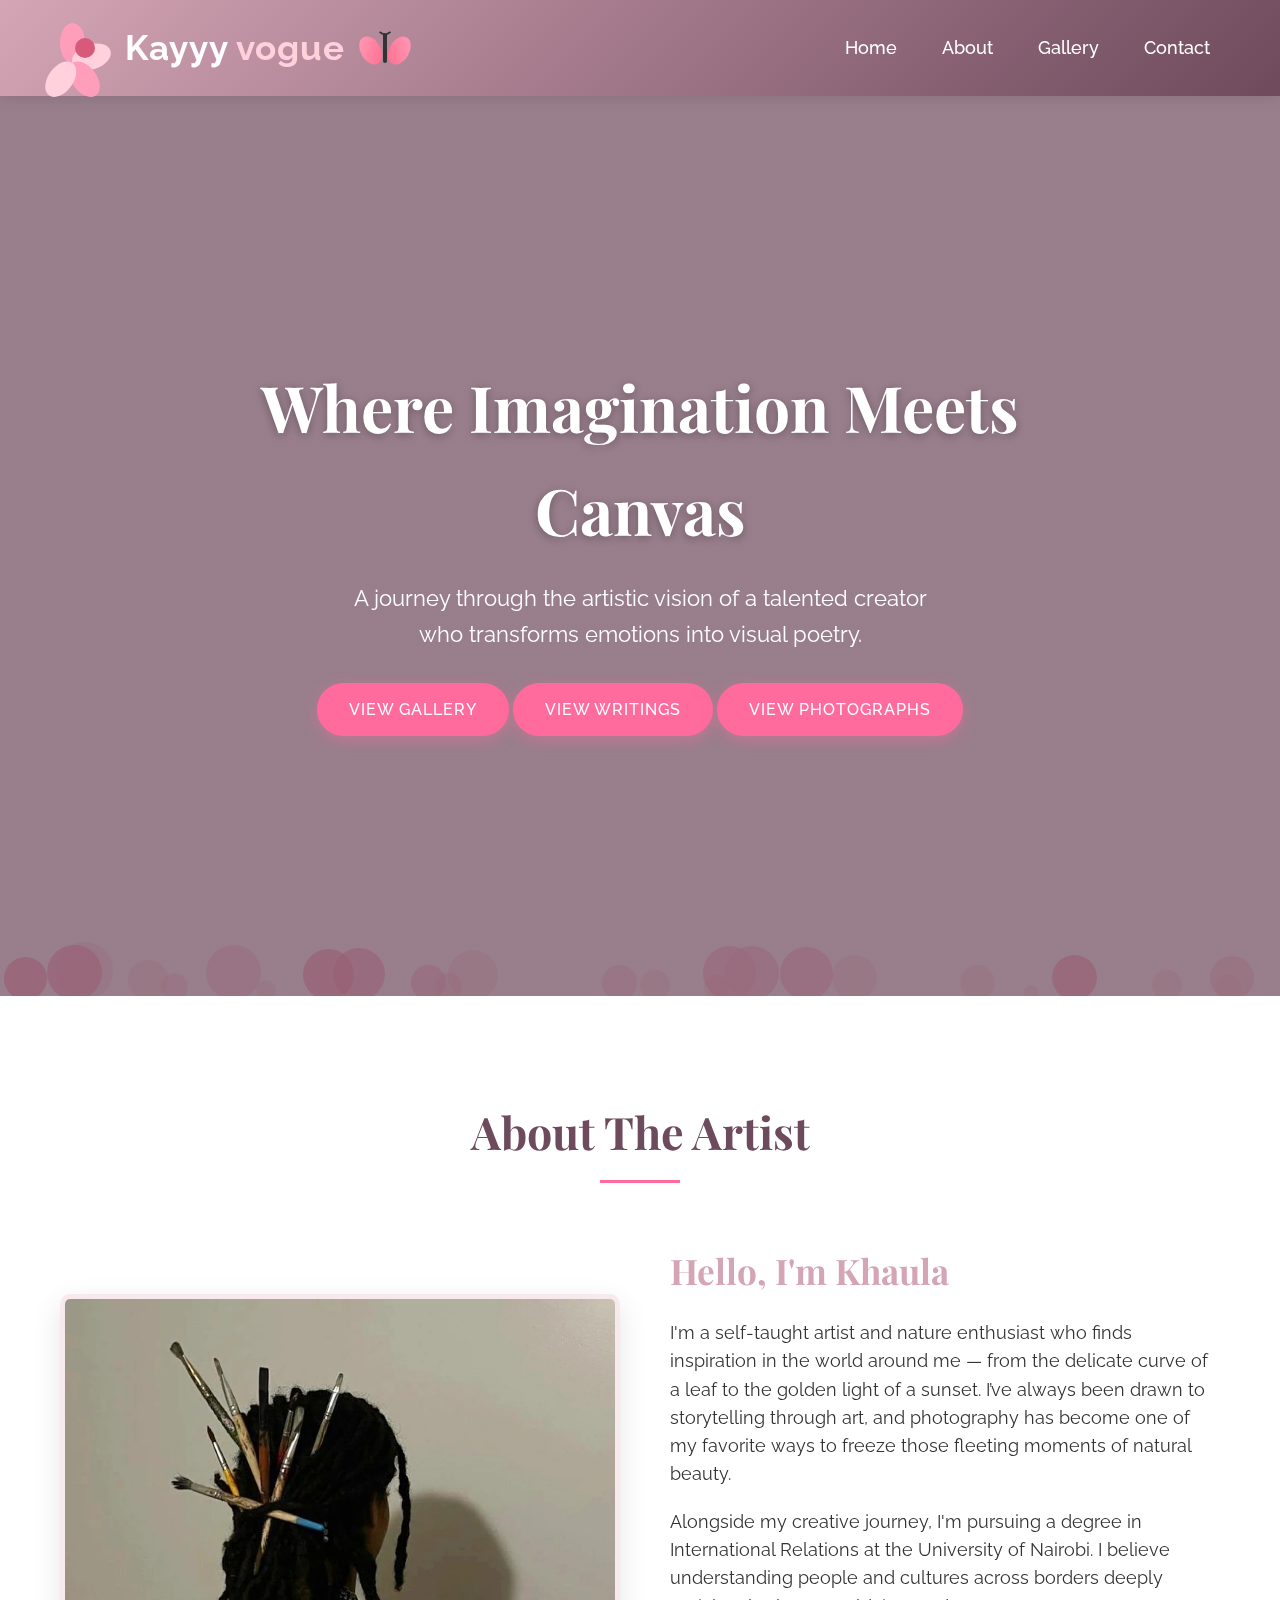
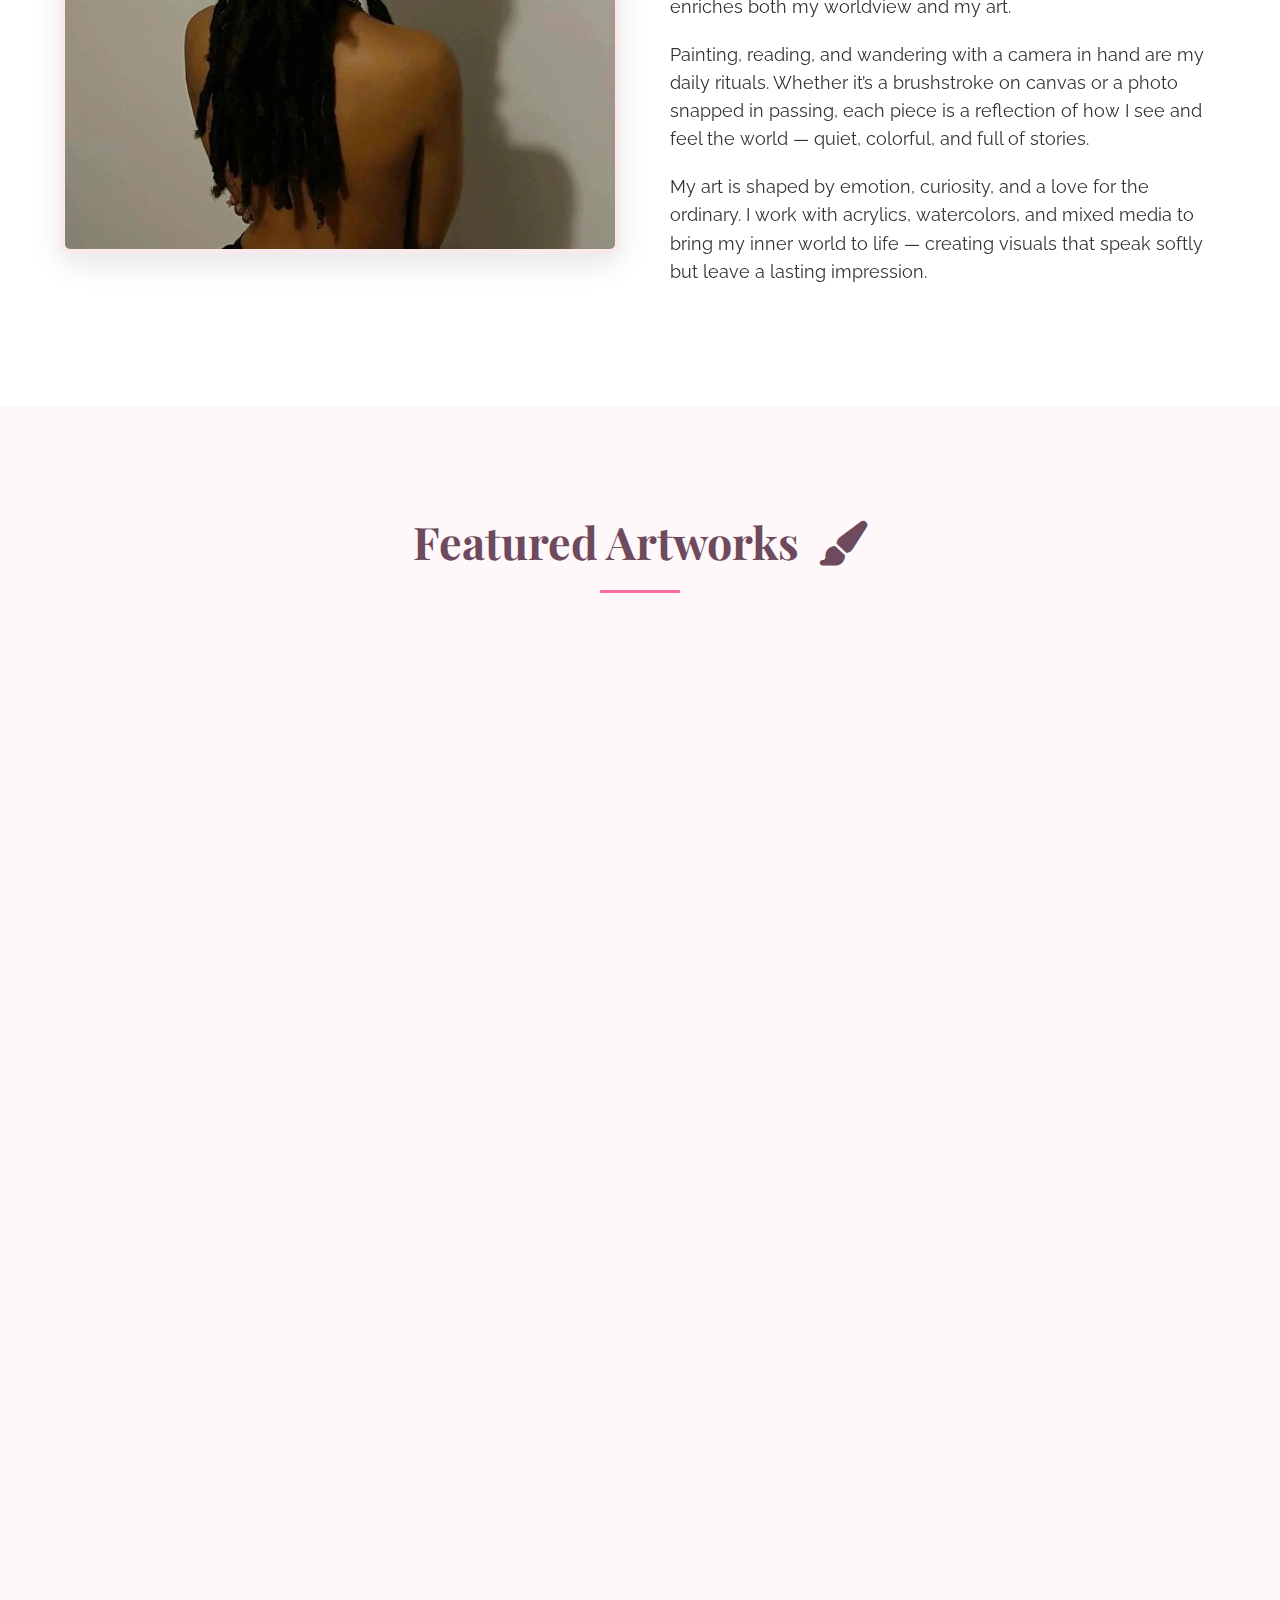
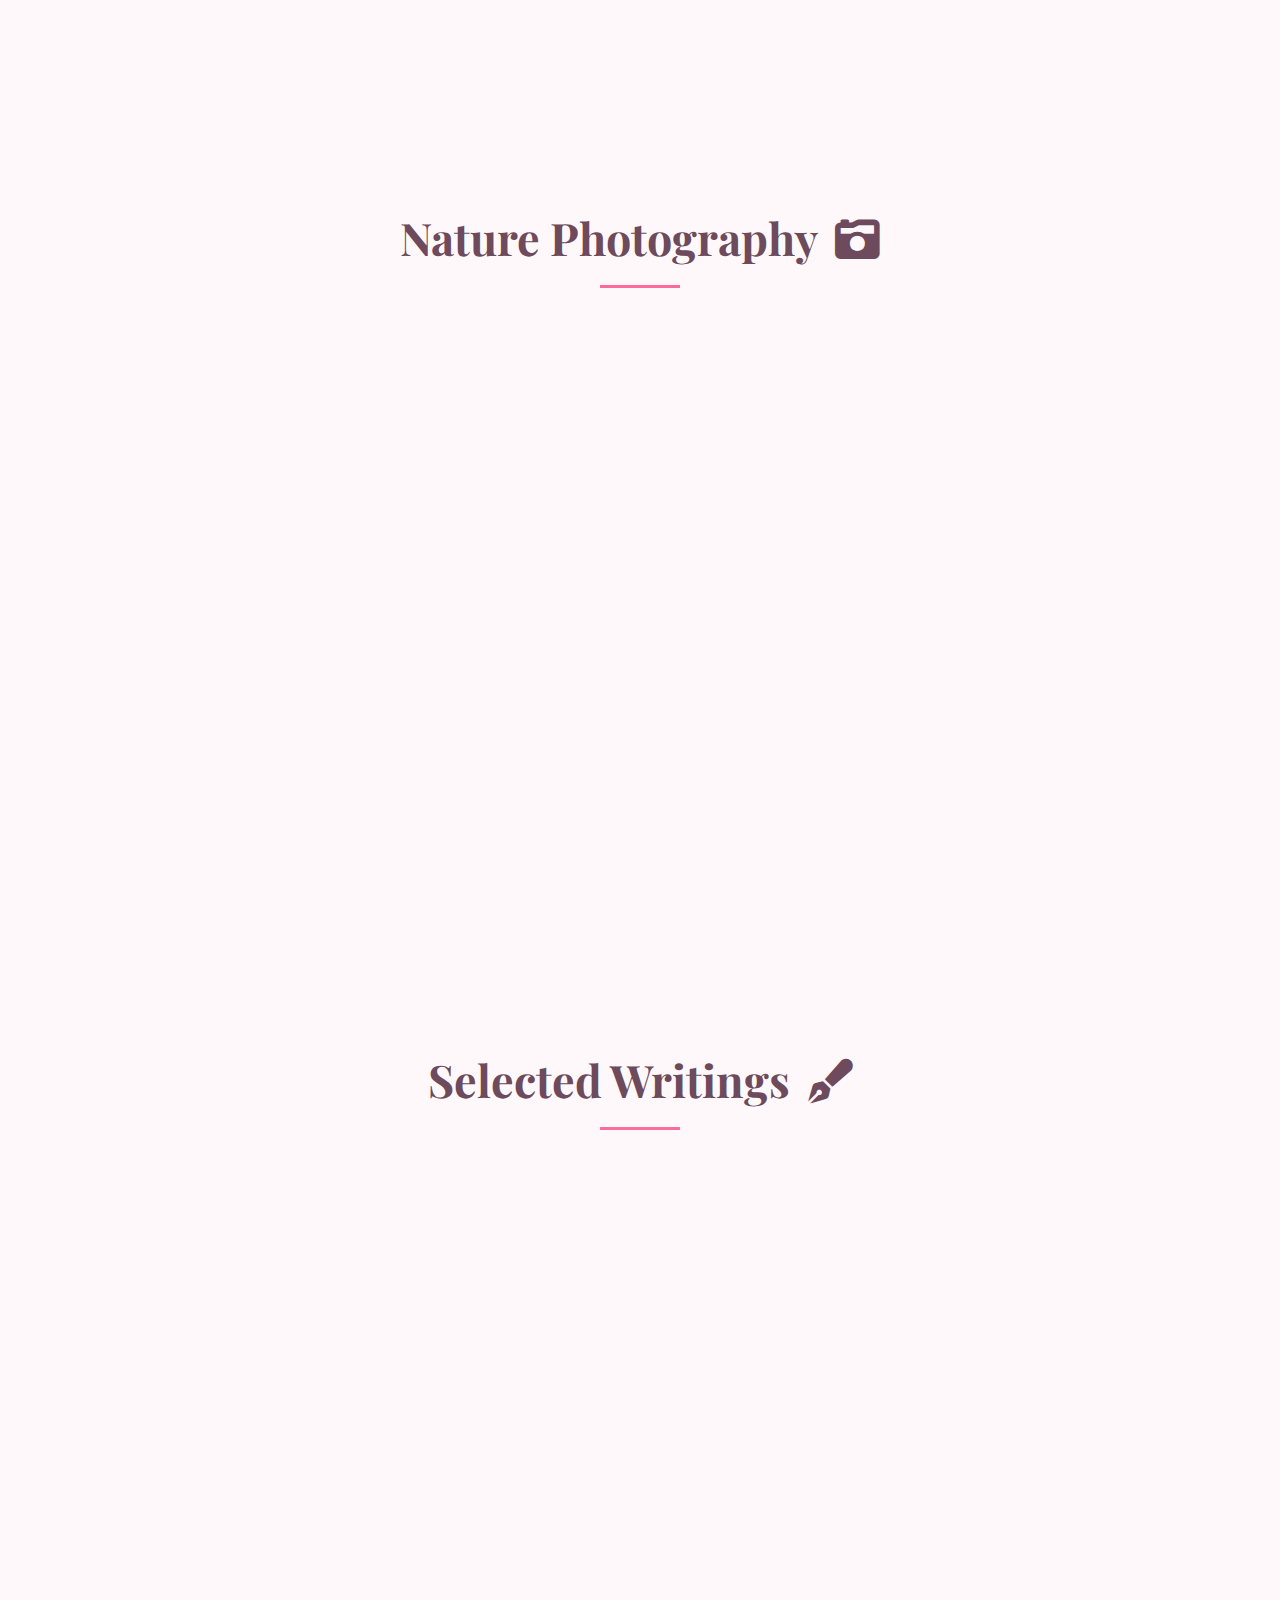
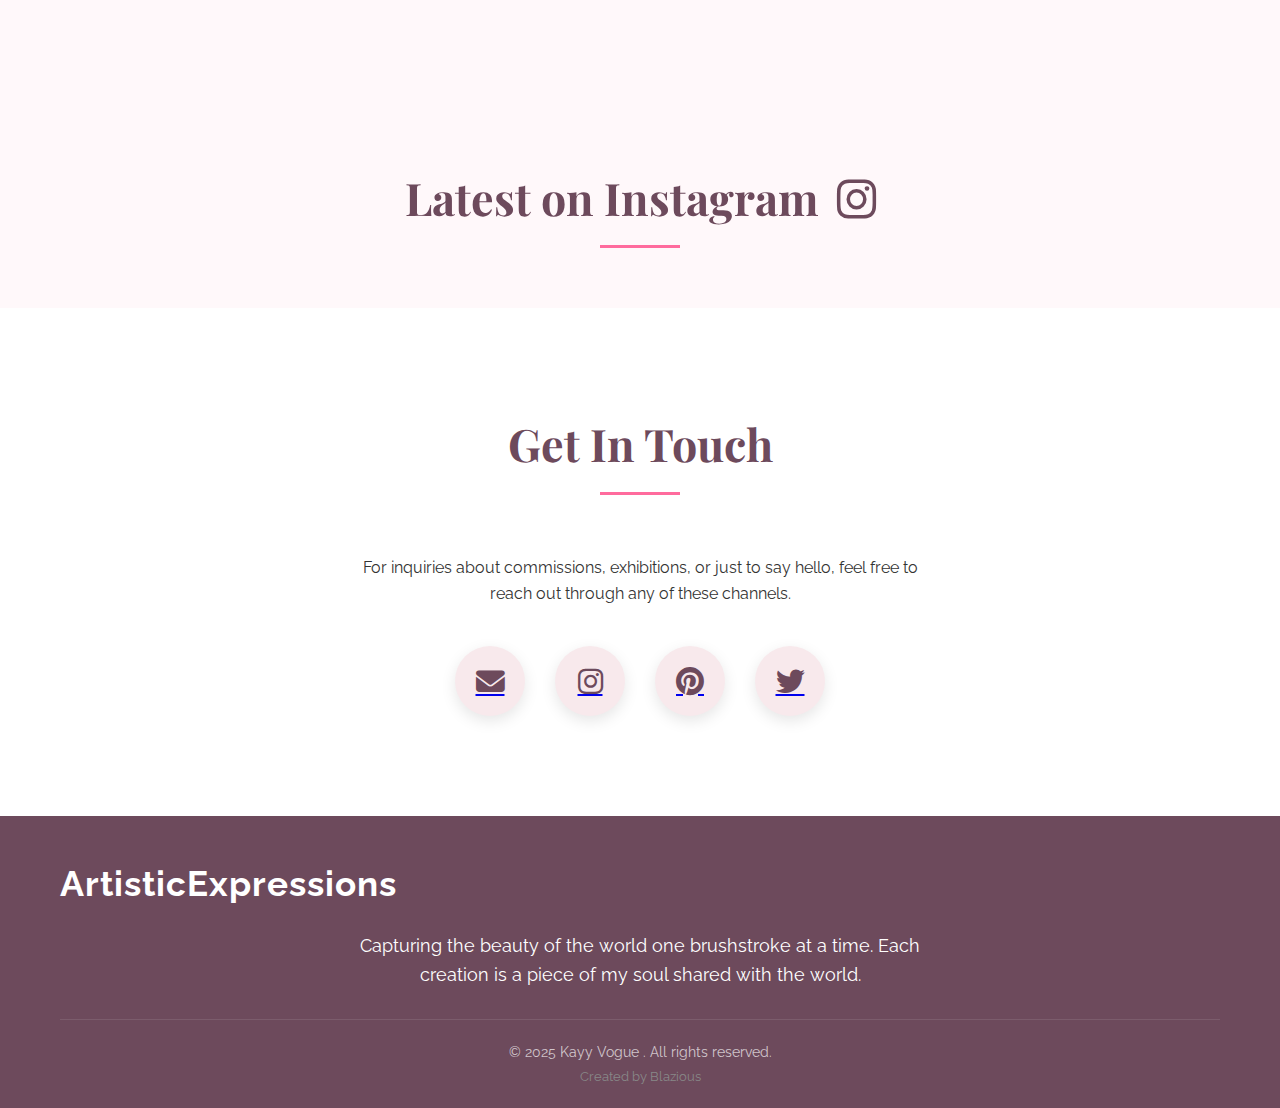
<file: index.html>
<!DOCTYPE html>
<html lang="en">

<head>
    <meta charset="UTF-8">
    <meta name="viewport" content="width=device-width, initial-scale=1.0">
    <title>kayyy.vogue | Portfolio</title>
    <link rel="preconnect" href="https://fonts.googleapis.com">
    <link rel="preconnect" href="https://fonts.gstatic.com" crossorigin>
    <link
        href="https://fonts.googleapis.com/css2?family=Playfair+Display:wght@400;600;700&family=Raleway:wght@300;400;500&display=swap"
        rel="stylesheet">
    <link rel="stylesheet" href="https://cdnjs.cloudflare.com/ajax/libs/font-awesome/6.4.0/css/all.min.css">
    <link rel="stylesheet" href="kay.css">
</head>

<body>
    <!-- Floating bubbles background -->
    <div class="bubbles">
        <div class="bubble"></div>
        <div class="bubble"></div>
        <div class="bubble"></div>
        <div class="bubble"></div>
        <div class="bubble"></div>
        <div class="bubble"></div>
        <div class="bubble"></div>
        <div class="bubble"></div>
        <div class="bubble"></div>
        <div class="bubble"></div>
    </div>

    <!-- Header -->
    <header>
        <div class="container">
            <div class="header-content">
                <div class="logo">
                    <div class="flower">
                        <div class="petal"></div>
                        <div class="petal"></div>
                        <div class="petal"></div>
                        <div class="petal"></div>
                        <div class="center"></div>
                    </div>
                    <span>Kayyy <span class="vogue">vogue</span></span>
                    <!-- Add this inside your .logo div after the span -->
                    <div class="butterfly-container">
                        <div class="butterfly">
                            <div class="wing left"></div>
                            <div class="wing right"></div>
                            <div class="body"></div>
                            <div class="antenna left"></div>
                            <div class="antenna right"></div>
                        </div>
                    </div>
                </div>
                <nav>
                    <ul>
                        <li><a href="#home">Home</a></li>
                        <li><a href="#about">About</a></li>
                        <li><a href="#gallery">Gallery</a></li>
                        <li><a href="#contact">Contact</a></li>
                    </ul>
                </nav>
            </div>
        </div>
    </header>

    <!-- Hero Section -->
    <section class="hero" id="home">
        <div class="hero-content">
            <h1>Where Imagination Meets Canvas</h1>
            <p>A journey through the artistic vision of a talented creator who transforms emotions into visual poetry.
            </p>
            <a href="#gallery" class="btn">View Gallery</a>
            <a href="#writings" class="btn">View writings</a>
            <a href="#photographs" class="btn">View Photographs</a>
        </div>
    </section>

    <!-- About Section -->
    <section class="about" id="about">
        <div class="container">
            <div class="section-title">
                <h2>About The Artist</h2>
            </div>
            <div class="about-content">
                <div class="about-img">
                    <img src="artisticpotrait.jpg" alt="Artist Portrait">
                </div>
                <div class="about-text">
                    <h3>Hello, I'm Khaula</h3>
                    <p>I'm a self-taught artist and nature enthusiast who finds inspiration in the world around me —
                        from the delicate curve of a leaf to the golden light of a sunset. I’ve always been drawn to
                        storytelling through art, and photography has become one of my favorite ways to freeze those
                        fleeting moments of natural beauty.</p>

                    <p>Alongside my creative journey, I'm pursuing a degree in International Relations at the University
                        of Nairobi. I believe understanding people and cultures across borders deeply enriches both my
                        worldview and my art.</p>

                    <p>Painting, reading, and wandering with a camera in hand are my daily rituals. Whether it’s a
                        brushstroke on canvas or a photo snapped in passing, each piece is a reflection of how I see and
                        feel the world — quiet, colorful, and full of stories.</p>

                    <p>My art is shaped by emotion, curiosity, and a love for the ordinary. I work with acrylics,
                        watercolors, and mixed media to bring my inner world to life — creating visuals that speak
                        softly but leave a lasting impression.</p>
                </div>

            </div>
        </div>
    </section>

    <!-- Gallery Section -->
    <section class="gallery" id="gallery">
        <div class="container">
            <div class="section-title">
                <h2>Featured Artworks <i class="fas fa-paint-brush" style="margin-left: 8px;"></i></h2>
            </div>
            <div class="gallery-grid">
                <!-- Artwork 1 -->
                <div class="art-card">
                    <div class="art-img">
                        <img src="image0.jpg" alt="Whispering Woods">
                    </div>
                    <div class="art-info">
                        <h3>Whispering Woods</h3>
                        <p>Acrylic on canvas, inspired by the serene forests of the Pacific Northwest. Captures the
                            mystical atmosphere of ancient woodlands.</p>
                        <div class="date">Created: June 2023</div>
                    </div>
                </div>

                <!-- Artwork 2 -->
                <div class="art-card">
                    <div class="art-img">
                        <img src="image5.jpg" alt="Ocean's Embrace">
                    </div>
                    <div class="art-info">
                        <h3>Ocean's Embrace</h3>
                        <p>Mixed media piece combining acrylics and natural sand. Evokes the powerful yet calming
                            presence of the sea.</p>
                        <div class="date">Created: March 2023</div>
                    </div>
                </div>

                <!-- Artwork 3 -->
                <div class="art-card">
                    <div class="art-img">
                        <img src="image1.jpg" alt="Urban Symphony">
                    </div>
                    <div class="art-info">
                        <h3>Urban Symphony</h3>
                        <p>Abstract interpretation of city life using vibrant colors and geometric shapes to represent
                            the rhythm of urban existence.</p>
                        <div class="date">Created: January 2023</div>
                    </div>
                </div>

                <!-- Artwork 4 -->
                <div class="art-card">
                    <div class="art-img">
                        <img src="image4.jpg" alt="Golden Hour">
                    </div>
                    <div class="art-info">
                        <h3>Golden Hour</h3>
                        <p>Impressionist landscape capturing the magical transition between daylight and dusk with warm,
                            glowing tones.</p>
                        <div class="date">Created: November 2022</div>
                    </div>
                </div>

                <!-- Artwork 5 -->
                <div class="art-card">
                    <div class="art-img">
                        <img src="image2.jpg" alt="Ethereal Dreams">
                    </div>
                    <div class="art-info">
                        <h3>Ethereal Dreams</h3>
                        <p>Surreal composition exploring the subconscious mind through flowing forms and unexpected
                            color combinations.</p>
                        <div class="date">Created: August 2022</div>
                    </div>
                </div>

                <!-- Artwork 6 -->
                <div class="art-card">
                    <div class="art-img">
                        <img src="image6.jpg" alt="Ethereal Dreams">
                    </div>
                    <div class="art-info">
                        <h3>Whispers of Dusk</h3>
                        <p>A hazy twilight scene where silhouettes fade into a dreamlike horizon, capturing the beauty
                            of quiet transitions.</p>
                        <div class="date">Created: August 2022</div>
                    </div>
                </div>




                <!-- Artwork 7 -->
                <div class="art-card">
                    <div class="art-img">
                        <img src="image7.jpg" alt="Ethereal Dreams">
                    </div>
                    <div class="art-info">
                        <h3>Crimson Reverie</h3>
                        <p>Bold reds and golds swirl together in a passionate expression of memory, longing, and the
                            chaos of love.</p>
                        <div class="date">Created: August 2022</div>
                    </div>
                </div>




                <!-- Artwork 8 -->
                <div class="art-card">
                    <div class="art-img">
                        <img src="image8.jpg" alt="Ethereal Dreams">
                    </div>
                    <div class="art-info">
                        <h3>Fragments of Silence</h3>
                        <p>A minimal yet emotional piece portraying the quiet strength found in solitude, using soft
                            textures and pale tones.</p>
                        <div class="date">Created: August 2022</div>
                    </div>
                </div>



                <!-- Artwork 9 -->
                <div class="art-card">
                    <div class="art-img">
                        <img src="image9.jpg" alt="Ethereal Dreams">
                    </div>
                    <div class="art-info">
                        <h3>Neon Mirage</h3>
                        <p>Bright, distorted lights simulate a surreal cityscape — part fantasy, part reflection on
                            urban overload.</p>
                        <div class="date">Created: August 2022</div>
                    </div>
                </div>




                <!-- Artwork 10 -->
                <div class="art-card">
                    <div class="art-img">
                        <img src="image10.jpg" alt="Ethereal Dreams">
                    </div>
                    <div class="art-info">
                        <h3>Celestial Bloom</h3>
                        <p>Stars and petals blend in a cosmic dance, celebrating growth and rebirth under the watchful
                            eye of the universe.</p>
                        <div class="date">Created: August 2022</div>
                    </div>
                </div>

                <!-- Artwork 11-->
                <div class="art-card">
                    <div class="art-img">
                        <img src="image11.jpg" alt="Ethereal Dreams">
                    </div>
                    <div class="art-info">
                        <h3>Echoes in Ink</h3>
                        <p>Dark ink strokes and faded patterns mimic the fragments of forgotten stories whispering from
                            the past.</p>
                        <div class="date">Created: August 2022</div>
                    </div>
                </div>



                <!-- Artwork 12-->
                <div class="art-card">
                    <div class="art-img">
                        <img src="image13.jpg" alt="Desert Bloom">
                    </div>
                    <div class="art-info">
                        <h3>Desert Bloom</h3>
                        <p>Textured abstract piece representing resilience and beauty in harsh environments through
                            layered paint techniques.</p>
                        <div class="date">Created: May 2022</div>
                    </div>
                </div>

                <!-- Artwork 11-->
                <div class="art-card">
                    <div class="art-img">
                        <img src="image14.jpg" alt="Ethereal Dreams">
                    </div>
                    <div class="art-info">
                        <h3>Sunset Bliss</h3>
                        <p>African contemporary.</p>
                        <div class="date">Created: July 2025</div>
                    </div>
                </div>



            </div>
        </div>
    </section>

    <!-- Photographs Section -->
    <section class="gallery" id="photographs">
        <div class="container">
            <div class="section-title">
                <h2>Nature Photography <i class="fas fa-camera-retro" style="margin-left: 8px;"></i></h2>
            </div>
            <div class="gallery-grid">
                <!-- Photo 1 -->
                <div class="art-card">
                    <div class="art-img">
                        <img src="photo1.jpg" alt="Morning Dew">
                    </div>
                    <div class="art-info">
                        <h3>Morning Dew</h3>
                        <p>A close-up shot of dewdrops on a wildflower at dawn, capturing stillness and clarity in
                            nature.</p>
                        <div class="date">Captured: May 2024</div>
                    </div>
                </div>

                <!-- Photo 2 -->
                <div class="art-card">
                    <div class="art-img">
                        <img src="photo2.jpg" alt="Whispering Trees">
                    </div>
                    <div class="art-info">
                        <h3>Whispering Trees</h3>
                        <p>Tall trees swaying in the breeze, photographed in soft light to reflect peace and strength.
                        </p>
                        <div class="date">Captured: October 2023</div>
                    </div>
                </div>

                <!-- Photo 3 -->
                <div class="art-card">
                    <div class="art-img">
                        <img src="photo3.jpg" alt="Golden Stillness">
                    </div>
                    <div class="art-info">
                        <h3>Golden Stillness</h3>
                        <p>Golden hour on a silent lake — the reflection of light and calm captured in perfect harmony.
                        </p>
                        <div class="date">Captured: March 2023</div>
                    </div>
                </div>
            </div>
        </div>
    </section>

    <!-- Writings Section -->
    <section class="gallery" id="writings">
        <div class="container">
            <div class="section-title">
                <h2>Selected Writings <i class="fas fa-pen-fancy" style="margin-left: 8px;"></i></h2>
            </div>
            <div class="gallery-grid">
                <!-- Writing 1 -->
                <div class="art-card">
                    <div class="art-img">
                        <img src="writing0.png" alt="A Quiet Bloom">
                    </div>
                    <div class="art-info">
                        <h3>A Quiet Bloom</h3>
                        <p>A gentle reflection on personal growth and the quiet power of blooming inwardly.</p>
                        <div class="date">Written: April 2024</div>
                    </div>
                </div>

                <!-- Writing 2 -->
                <div class="art-card">
                    <div class="art-img">
                        <img src="writing1.png" alt="Ink & Echoes">
                    </div>
                    <div class="art-info">
                        <h3>Ink & Echoes</h3>
                        <p>Poetic lines capturing fading memories, dreams, and thoughts left unsaid.</p>
                        <div class="date">Written: December 2023</div>
                    </div>
                </div>

                <!-- Writing 3 -->
                <div class="art-card">
                    <div class="art-img">
                        <img src="writing2.png" alt="Letters to the Sky">
                    </div>
                    <div class="art-info">
                        <h3>Letters to the Sky</h3>
                        <p>An open-letter essay inspired by nature, longing, and quiet wonder.</p>
                        <div class="date">Written: July 2023</div>
                    </div>
                </div>
            </div>
        </div>
    </section>

    <!-- Instagram Feed Section -->

    <section class="instagram-feed" id="instagram">
        <div class="container">
            <div class="section-title">
                <h2>Latest on Instagram <i class="fab fa-instagram" style="margin-left: 8px;"></i></h2>
            </div>

            <!-- Elfsight Instagram Feed -->
            <script src="https://static.elfsight.com/platform/platform.js" async></script>
            <div class="elfsight-app-856af1a5-6db4-4b03-a5b0-2e9493d21401" data-elfsight-app-lazy></div>
        </div>
    </section>



    <!-- Contact Section -->
    <section class="contact" id="contact">
        <div class="container">
            <div class="section-title">
                <h2>Get In Touch</h2>
            </div>
            <div class="contact-content">
                <p>For inquiries about commissions, exhibitions, or just to say hello, feel free to reach out through
                    any of these channels.</p>
                <div class="contact-icons">
                    <a href="mailto:blaziousmwambuwa@gmail.com" class="icon-circle">
                        <i class="fas fa-envelope"></i>
                    </a>
                    <a href="https://www.instagram.com/kayyy.vogue/" class="icon-circle">
                        <i class="fab fa-instagram"></i>
                    </a>
                    <a href="#" class="icon-circle">
                        <i class="fab fa-pinterest"></i>
                    </a>
                    <a href="#" class="icon-circle">
                        <i class="fab fa-twitter"></i>
                    </a>
                </div>
            </div>
        </div>
    </section>

    <!-- Footer -->
    <footer>
        <div class="container">
            <div class="footer-content">
                <div class="logo">Artistic <span>Expressions</span></div>
                <p>Capturing the beauty of the world one brushstroke at a time. Each creation is a piece of my soul
                    shared with the world.</p>
            </div>
            <div class="copyright">
                &copy; 2025 Kayy Vogue . All rights reserved.
                <div class="creator">Created by Blazious</div>
            </div>
        </div>
    </footer>

    <script src="kay.js"></script>

</body>

</html>
</file>
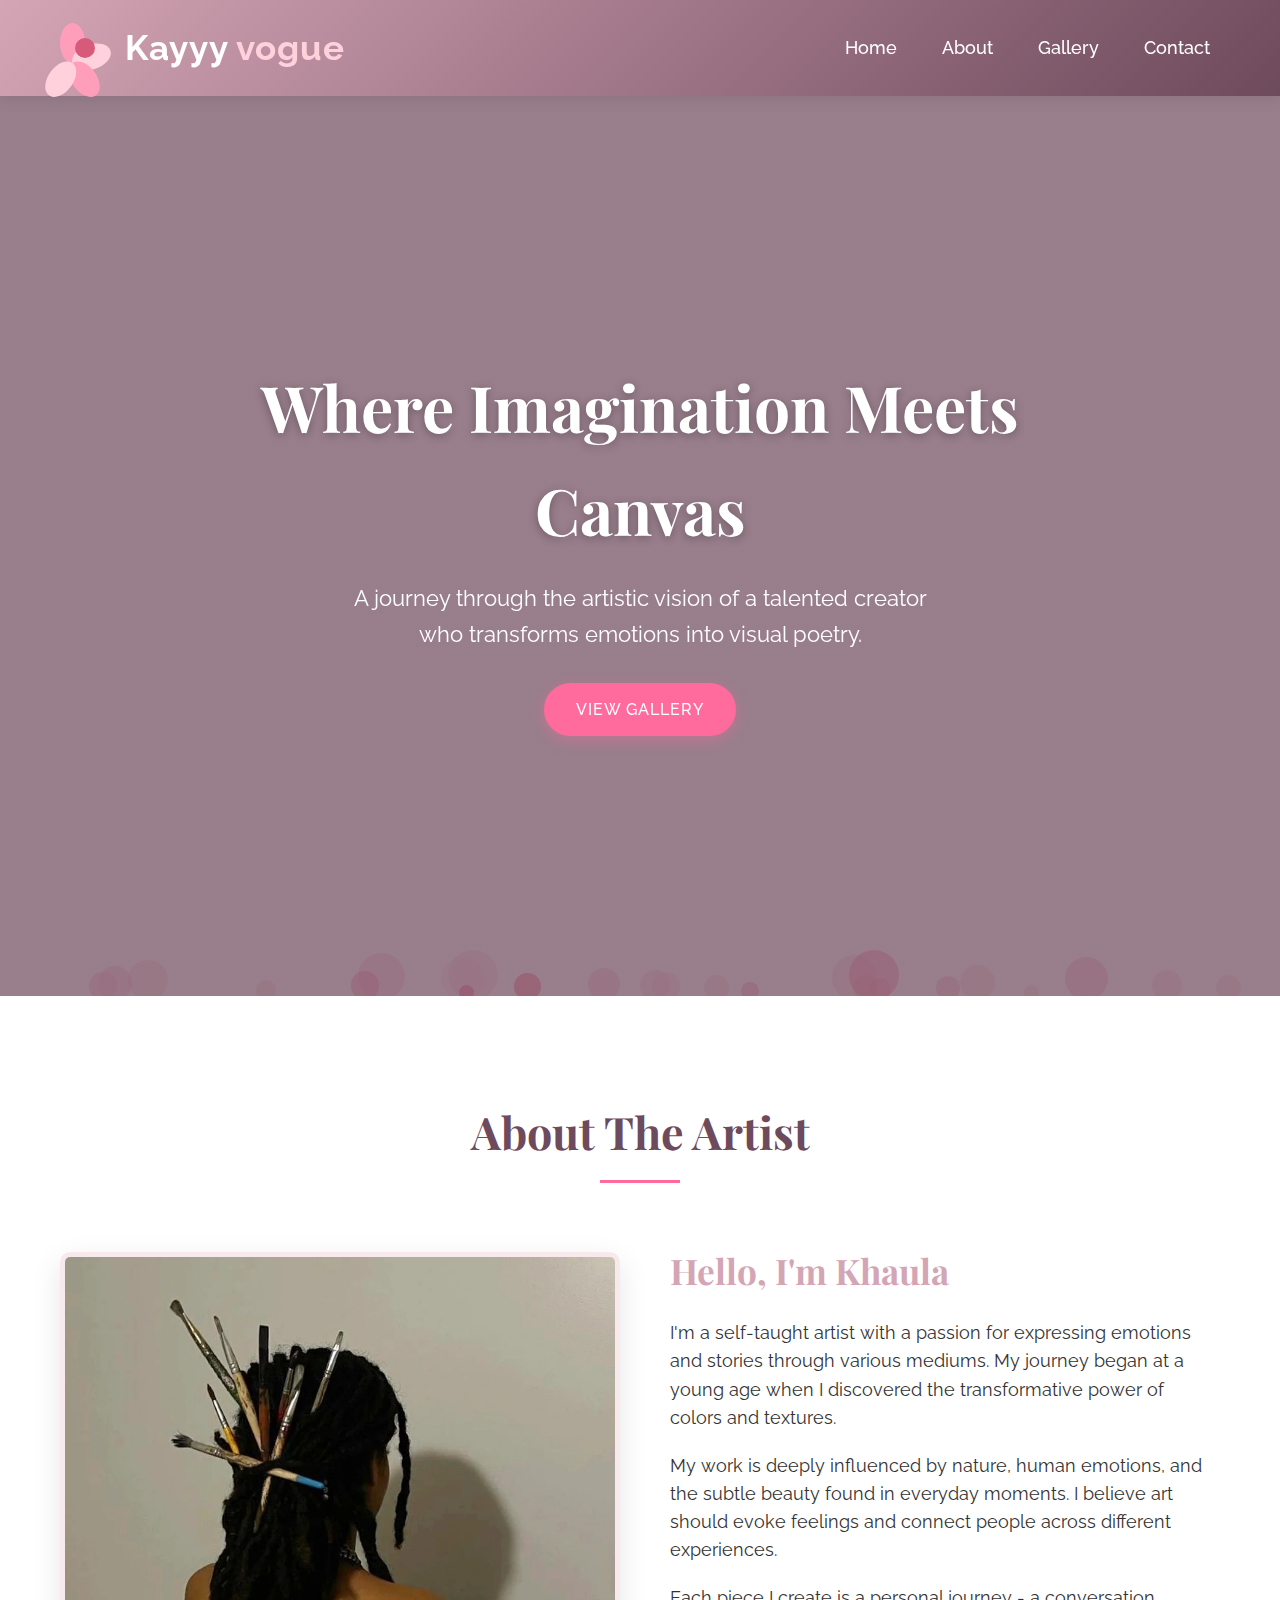
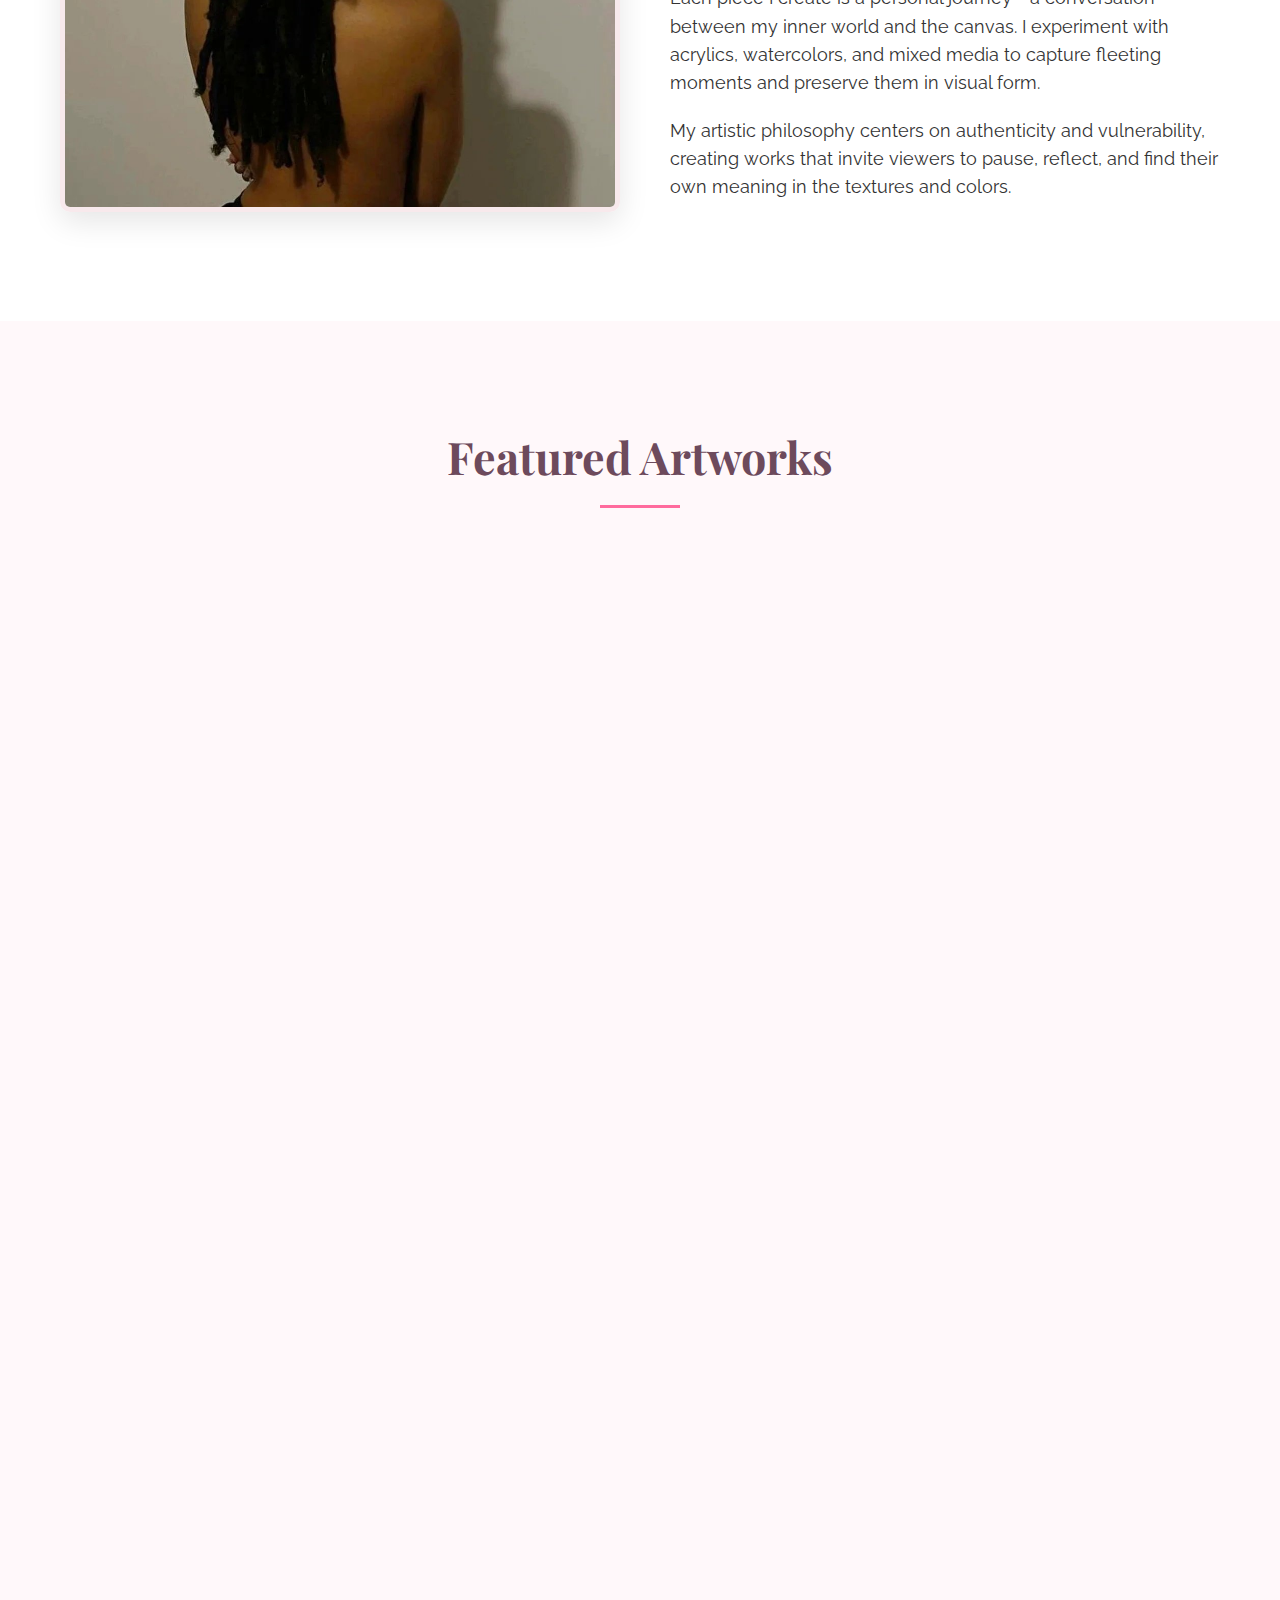
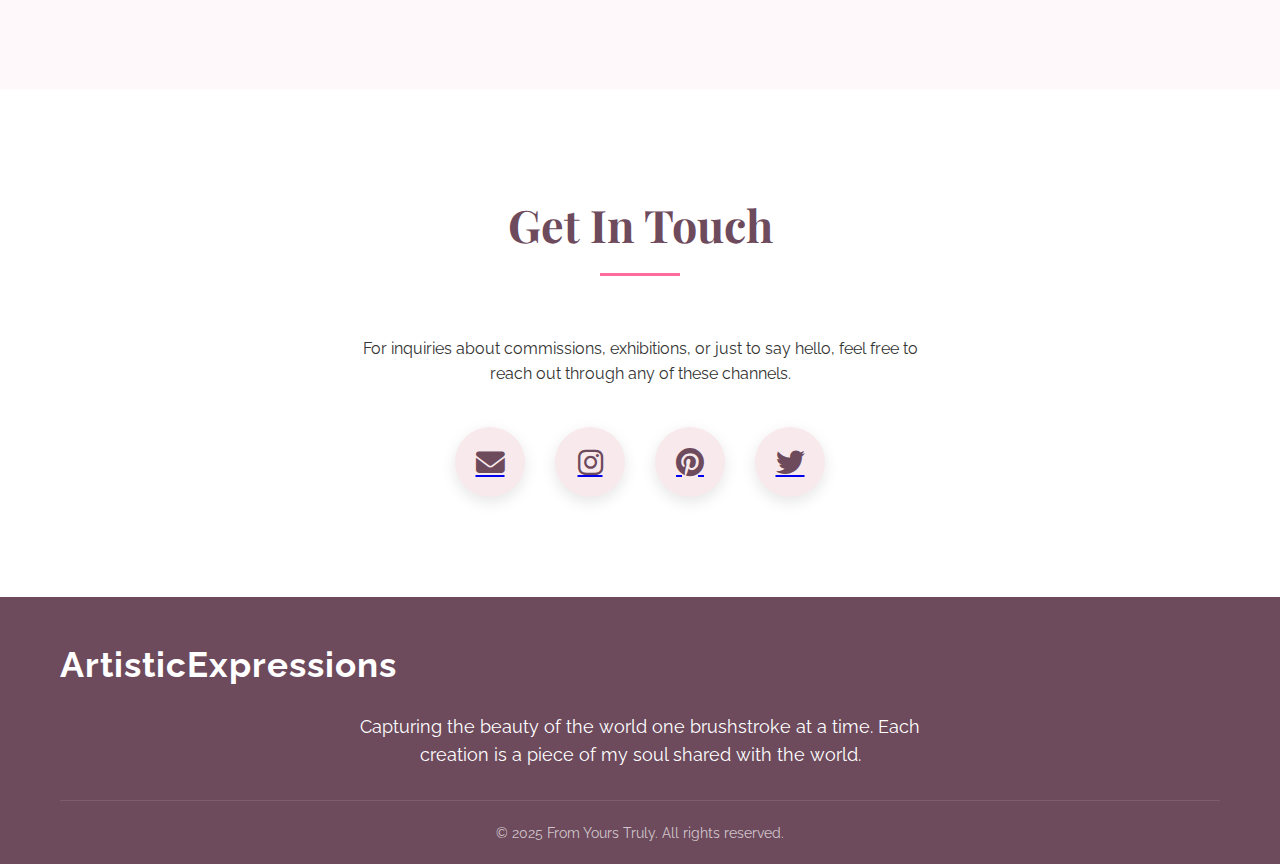
<file: kay.html>
<!DOCTYPE html>
<html lang="en">

<head>
    <meta charset="UTF-8">
    <meta name="viewport" content="width=device-width, initial-scale=1.0">
    <title>kayyy.vogue | Portfolio</title>
    <link rel="preconnect" href="https://fonts.googleapis.com">
    <link rel="preconnect" href="https://fonts.gstatic.com" crossorigin>
    <link
        href="https://fonts.googleapis.com/css2?family=Playfair+Display:wght@400;600;700&family=Raleway:wght@300;400;500&display=swap"
        rel="stylesheet">
    <link rel="stylesheet" href="https://cdnjs.cloudflare.com/ajax/libs/font-awesome/6.4.0/css/all.min.css">
    <link rel="stylesheet" href="kay.css">
</head>

<body>
    <!-- Floating bubbles background -->
    <div class="bubbles">
        <div class="bubble"></div>
        <div class="bubble"></div>
        <div class="bubble"></div>
        <div class="bubble"></div>
        <div class="bubble"></div>
        <div class="bubble"></div>
        <div class="bubble"></div>
        <div class="bubble"></div>
        <div class="bubble"></div>
        <div class="bubble"></div>
    </div>

    <!-- Header -->
    <header>
        <div class="container">
            <div class="header-content">
                <div class="logo">
                    <div class="flower">
                        <div class="petal"></div>
                        <div class="petal"></div>
                        <div class="petal"></div>
                        <div class="petal"></div>
                        <div class="center"></div>
                    </div>
                    <span>Kayyy <span class="vogue">vogue</span></span>
                </div>
                <nav>
                    <ul>
                        <li><a href="#home">Home</a></li>
                        <li><a href="#about">About</a></li>
                        <li><a href="#gallery">Gallery</a></li>
                        <li><a href="#contact">Contact</a></li>
                    </ul>
                </nav>
            </div>
        </div>
    </header>

    <!-- Hero Section -->
    <section class="hero" id="home">
        <div class="hero-content">
            <h1>Where Imagination Meets Canvas</h1>
            <p>A journey through the artistic vision of a talented creator who transforms emotions into visual poetry.
            </p>
            <a href="#gallery" class="btn">View Gallery</a>
        </div>
    </section>

    <!-- About Section -->
    <section class="about" id="about">
        <div class="container">
            <div class="section-title">
                <h2>About The Artist</h2>
            </div>
            <div class="about-content">
                <div class="about-img">
                    <img src="artisticpotrait.jpg"
                        alt="Artist Portrait">
                </div>
                <div class="about-text">
                    <h3>Hello, I'm Khaula</h3>
                    <p>I'm a self-taught artist with a passion for expressing emotions and stories through various
                        mediums. My journey began at a young age when I discovered the transformative power of colors
                        and textures.</p>
                    <p>My work is deeply influenced by nature, human emotions, and the subtle beauty found in everyday
                        moments. I believe art should evoke feelings and connect people across different experiences.
                    </p>
                    <p>Each piece I create is a personal journey - a conversation between my inner world and the canvas.
                        I experiment with acrylics, watercolors, and mixed media to capture fleeting moments and
                        preserve them in visual form.</p>
                    <p>My artistic philosophy centers on authenticity and vulnerability, creating works that invite
                        viewers to pause, reflect, and find their own meaning in the textures and colors.</p>
                </div>
            </div>
        </div>
    </section>

    <!-- Gallery Section -->
    <section class="gallery" id="gallery">
        <div class="container">
            <div class="section-title">
                <h2>Featured Artworks</h2>
            </div>
            <div class="gallery-grid">
                <!-- Artwork 1 -->
                <div class="art-card">
                    <div class="art-img">
                        <img src="image0.jpg"
                            alt="Whispering Woods">
                    </div>
                    <div class="art-info">
                        <h3>Whispering Woods</h3>
                        <p>Acrylic on canvas, inspired by the serene forests of the Pacific Northwest. Captures the
                            mystical atmosphere of ancient woodlands.</p>
                        <div class="date">Created: June 2023</div>
                    </div>
                </div>

                <!-- Artwork 2 -->
                <div class="art-card">
                    <div class="art-img">
                        <img src="image5.jpg"
                            alt="Ocean's Embrace">
                    </div>
                    <div class="art-info">
                        <h3>Ocean's Embrace</h3>
                        <p>Mixed media piece combining acrylics and natural sand. Evokes the powerful yet calming
                            presence of the sea.</p>
                        <div class="date">Created: March 2023</div>
                    </div>
                </div>

                <!-- Artwork 3 -->
                <div class="art-card">
                    <div class="art-img">
                        <img src="image1.jpg"
                            alt="Urban Symphony">
                    </div>
                    <div class="art-info">
                        <h3>Urban Symphony</h3>
                        <p>Abstract interpretation of city life using vibrant colors and geometric shapes to represent
                            the rhythm of urban existence.</p>
                        <div class="date">Created: January 2023</div>
                    </div>
                </div>

                <!-- Artwork 4 -->
                <div class="art-card">
                    <div class="art-img">
                        <img src="image4.jpg"
                            alt="Golden Hour">
                    </div>
                    <div class="art-info">
                        <h3>Golden Hour</h3>
                        <p>Impressionist landscape capturing the magical transition between daylight and dusk with warm,
                            glowing tones.</p>
                        <div class="date">Created: November 2022</div>
                    </div>
                </div>

                <!-- Artwork 5 -->
                <div class="art-card">
                    <div class="art-img">
                        <img src="image2.jpg"
                            alt="Ethereal Dreams">
                    </div>
                    <div class="art-info">
                        <h3>Ethereal Dreams</h3>
                        <p>Surreal composition exploring the subconscious mind through flowing forms and unexpected
                            color combinations.</p>
                        <div class="date">Created: August 2022</div>
                    </div>
                </div>

                <!-- Artwork 6 -->
                <div class="art-card">
                    <div class="art-img">
                        <img src="image3.jpg"
                            alt="Desert Bloom">
                    </div>
                    <div class="art-info">
                        <h3>Desert Bloom</h3>
                        <p>Textured abstract piece representing resilience and beauty in harsh environments through
                            layered paint techniques.</p>
                        <div class="date">Created: May 2022</div>
                    </div>
                </div>
            </div>
        </div>
    </section>

    <!-- Contact Section -->
    <section class="contact" id="contact">
        <div class="container">
            <div class="section-title">
                <h2>Get In Touch</h2>
            </div>
            <div class="contact-content">
                <p>For inquiries about commissions, exhibitions, or just to say hello, feel free to reach out through
                    any of these channels.</p>
                <div class="contact-icons">
                    <a href="mailto:blaziousmwambuwa@gmail.com" class="icon-circle">
                        <i class="fas fa-envelope"></i>
                    </a>
                    <a href="https://www.instagram.com/kayyy.vogue/" class="icon-circle">
                        <i class="fab fa-instagram"></i>
                    </a>
                    <a href="#" class="icon-circle">
                        <i class="fab fa-pinterest"></i>
                    </a>
                    <a href="#" class="icon-circle">
                        <i class="fab fa-twitter"></i>
                    </a>
                </div>
            </div>
        </div>
    </section>

    <!-- Footer -->
    <footer>
        <div class="container">
            <div class="footer-content">
                <div class="logo">Artistic <span>Expressions</span></div>
                <p>Capturing the beauty of the world one brushstroke at a time. Each creation is a piece of my soul
                    shared with the world.</p>
            </div>
            <div class="copyright">
                &copy; 2025 From Yours Truly. All rights reserved.
            </div>
        </div>
    </footer>

   <script src="kay.js"></script>

</body>

</html>
</file>
<file: kay.css>
* {
  margin: 0;
  padding: 0;
  box-sizing: border-box;
}

:root {
  --primary: #d4a5b5;
  --secondary: #f8e9ec;
  --accent: #ff6b9d;
  --dark: #6d4a5c;
  --light: #fff8fa;
  --text: #333333;
  --pink-light: #ffd1dc;
  --pink-medium: #ff9ebb;
  --pink-dark: #d85a7a;
}

body {
  font-family: "Raleway", sans-serif;
  background-color: var(--light);
  color: var(--text);
  line-height: 1.6;
  overflow-x: hidden;
  position: relative;
}

h1,
h2,
h3,
h4 {
  font-family: "Playfair Display", serif;
  font-weight: 700;
  color: var(--dark);
}

.container {
  max-width: 1200px;
  margin: 0 auto;
  padding: 0 20px;
}

/* Floating bubbles */
.bubbles {
  position: fixed;
  top: 0;
  left: 0;
  width: 100%;
  height: 100%;
  z-index: -1;
  pointer-events: none;
}

.bubble {
  position: absolute;
  bottom: -100px;
  background: rgba(255, 182, 193, 0.3);
  border-radius: 50%;
  animation: float 15s infinite ease-in;
}

.bubble:nth-child(1) {
  width: 40px;
  height: 40px;
  left: 10%;
  animation-duration: 20s;
}

.bubble:nth-child(2) {
  width: 20px;
  height: 20px;
  left: 20%;
  animation-duration: 15s;
  animation-delay: 1s;
}

.bubble:nth-child(3) {
  width: 50px;
  height: 50px;
  left: 35%;
  animation-duration: 18s;
  animation-delay: 3s;
}

.bubble:nth-child(4) {
  width: 30px;
  height: 30px;
  left: 50%;
  animation-duration: 12s;
  animation-delay: 2s;
}

.bubble:nth-child(5) {
  width: 25px;
  height: 25px;
  left: 55%;
  animation-duration: 16s;
  animation-delay: 4s;
}

.bubble:nth-child(6) {
  width: 45px;
  height: 45px;
  left: 65%;
  animation-duration: 22s;
  animation-delay: 1s;
}

.bubble:nth-child(7) {
  width: 35px;
  height: 35px;
  left: 75%;
  animation-duration: 14s;
  animation-delay: 5s;
}

.bubble:nth-child(8) {
  width: 15px;
  height: 15px;
  left: 80%;
  animation-duration: 19s;
  animation-delay: 2s;
}

.bubble:nth-child(9) {
  width: 30px;
  height: 30px;
  left: 90%;
  animation-duration: 17s;
  animation-delay: 3s;
}

.bubble:nth-child(10) {
  width: 25px;
  height: 25px;
  left: 95%;
  animation-duration: 13s;
  animation-delay: 4s;
}

@keyframes float {
  0% {
    bottom: -100px;
    transform: translateX(0);
    opacity: 0;
  }
  50% {
    opacity: 0.7;
  }
  100% {
    bottom: 100vh;
    transform: translateX(-100px);
    opacity: 0;
  }
}

/* Header Styles */
header {
  background: linear-gradient(135deg, var(--primary) 0%, var(--dark) 100%);
  color: white;
  padding: 20px 0;
  position: sticky;
  top: 0;
  z-index: 100;
  box-shadow: 0 2px 15px rgba(0, 0, 0, 0.1);
}

.header-content {
  display: flex;
  justify-content: space-between;
  align-items: center;
}

.logo {
  display: flex;
  align-items: center;
  font-size: 2.2rem;
  font-weight: 700;
  letter-spacing: 1px;
}

.logo .vogue {
  color: var(--pink-light);
}

/* Flower logo */
.flower {
  position: relative;
  width: 50px;
  height: 50px;
  margin-right: 15px;
  animation: rotateFlower 15s linear infinite;
}

.petal {
  position: absolute;
  width: 25px;
  height: 40px;
  background: var(--pink-light);
  border-radius: 50%;
  transform-origin: center bottom;
}

.petal:nth-child(1) {
  transform: rotate(0deg);
  background: var(--pink-medium);
}

.petal:nth-child(2) {
  transform: rotate(72deg);
  background: var(--pink-light);
}

.petal:nth-child(3) {
  transform: rotate(144deg);
  background: var(--pink-medium);
}

.petal:nth-child(4) {
  transform: rotate(216deg);
  background: var(--pink-light);
}

.center {
  position: absolute;
  width: 20px;
  height: 20px;
  background: var(--pink-dark);
  border-radius: 50%;
  top: 50%;
  left: 50%;
  transform: translate(-50%, -50%);
  z-index: 2;
}

@keyframes rotateFlower {
  from {
    transform: rotate(0deg);
  }
  to {
    transform: rotate(360deg);
  }
}

nav ul {
  display: flex;
  list-style: none;
}

nav ul li {
  margin-left: 25px;
}

nav ul li a {
  color: white;
  text-decoration: none;
  font-size: 1.1rem;
  font-weight: 500;
  transition: all 0.3s ease;
  padding: 5px 10px;
  border-radius: 3px;
  position: relative;
}

nav ul li a:hover {
  color: var(--pink-light);
}

nav ul li a::after {
  content: "";
  position: absolute;
  bottom: -5px;
  left: 0;
  width: 0;
  height: 2px;
  background-color: var(--pink-light);
  transition: width 0.3s ease;
}

nav ul li a:hover::after {
  width: 100%;
}

/* Hero Section */
.hero {
  height: 100vh;
  background: linear-gradient(rgba(109, 74, 92, 0.7), rgba(109, 74, 92, 0.7)),
    url("https://images.unsplash.com/photo-1501084817091-a4f3d1d19e07?ixlib=rb-4.0.3&ixid=M3wxMjA3fDB8MHxwaG90by1wYWdlfHx8fGVufDB8fHx8fA%3D%3D&auto=format&fit=crop&w=1770&q=80");
  background-size: cover;
  background-position: center;
  display: flex;
  align-items: center;
  text-align: center;
  color: white;
  position: relative;
}

.hero-content {
  max-width: 800px;
  margin: 0 auto;
  padding: 20px;
  position: relative;
  z-index: 2;
}

.hero h1 {
  font-size: 4rem;
  margin-bottom: 20px;
  color: white;
  text-shadow: 0 2px 10px rgba(0, 0, 0, 0.3);
}

.hero p {
  font-size: 1.4rem;
  margin-bottom: 30px;
  max-width: 600px;
  margin-left: auto;
  margin-right: auto;
}

.btn {
  display: inline-block;
  background-color: var(--accent);
  color: white;
  padding: 12px 30px;
  border-radius: 30px;
  text-decoration: none;
  font-weight: 500;
  text-transform: uppercase;
  letter-spacing: 1px;
  transition: all 0.3s ease;
  border: 2px solid var(--accent);
  box-shadow: 0 4px 15px rgba(255, 107, 157, 0.4);
}

.btn:hover {
  background-color: transparent;
  transform: translateY(-3px);
  box-shadow: 0 5px 20px rgba(255, 107, 157, 0.6);
}

/* About Section */
.about {
  padding: 100px 0;
  background-color: white;
  position: relative;
  z-index: 1;
}

.section-title {
  text-align: center;
  margin-bottom: 60px;
  position: relative;
}

.section-title h2 {
  font-size: 2.8rem;
  display: inline-block;
  padding-bottom: 15px;
}

.section-title h2::after {
  content: "";
  position: absolute;
  width: 80px;
  height: 3px;
  background-color: var(--accent);
  bottom: 0;
  left: 50%;
  transform: translateX(-50%);
}

.about-content {
  display: flex;
  align-items: center;
  gap: 50px;
}

.about-img {
  flex: 1;
  border-radius: 10px;
  overflow: hidden;
  box-shadow: 0 10px 30px rgba(0, 0, 0, 0.1);
  border: 5px solid var(--secondary);
}

.about-img img {
  width: 100%;
  height: auto;
  display: block;
  transition: transform 0.5s ease;
}

.about-img:hover img {
  transform: scale(1.05);
}

.about-text {
  flex: 1;
}

.about-text h3 {
  font-size: 2.2rem;
  margin-bottom: 20px;
  color: var(--primary);
}

.about-text p {
  margin-bottom: 20px;
  font-size: 1.1rem;
}

/* Gallery Section */
.gallery {
  padding: 100px 0;
  background-color: var(--light);
  position: relative;
  z-index: 1;
}

.gallery-grid {
  display: grid;
  grid-template-columns: repeat(auto-fill, minmax(300px, 1fr));
  gap: 30px;
}

.art-card {
  background-color: white;
  border-radius: 10px;
  overflow: hidden;
  box-shadow: 0 5px 15px rgba(0, 0, 0, 0.08);
  transition: transform 0.3s ease, box-shadow 0.3s ease;
  position: relative;
}

.art-card:hover {
  transform: translateY(-10px);
  box-shadow: 0 15px 30px rgba(0, 0, 0, 0.15);
}

.art-img {
  height: 300px;
  overflow: hidden;
}

.art-img img {
  width: 100%;
  height: 100%;
  object-fit: cover;
  transition: transform 0.5s ease;
}

.art-card:hover .art-img img {
  transform: scale(1.1);
}

.art-info {
  padding: 20px;
}

.art-info h3 {
  font-size: 1.4rem;
  margin-bottom: 10px;
  color: var(--dark);
}

.art-info p {
  color: #666;
  font-size: 0.95rem;
  margin-bottom: 15px;
}

.art-info .date {
  font-size: 0.85rem;
  color: var(--primary);
  font-weight: 500;
}

/* Contact Section */
.contact {
  padding: 100px 0;
  background-color: white;
  text-align: center;
  position: relative;
  z-index: 1;
}

.contact-content {
  max-width: 600px;
  margin: 0 auto;
}

.contact-icons {
  display: flex;
  justify-content: center;
  gap: 30px;
  margin-top: 40px;
}

.icon-circle {
  width: 70px;
  height: 70px;
  border-radius: 50%;
  background-color: var(--secondary);
  display: flex;
  align-items: center;
  justify-content: center;
  transition: all 0.3s ease;
  box-shadow: 0 5px 15px rgba(0, 0, 0, 0.1);
}

.icon-circle:hover {
  background-color: var(--accent);
  transform: translateY(-5px);
  box-shadow: 0 8px 20px rgba(255, 107, 157, 0.4);
}

.icon-circle i {
  font-size: 1.8rem;
  color: var(--dark);
}

/* Footer */
footer {
  background-color: var(--dark);
  color: white;
  padding: 40px 0 20px;
  text-align: center;
  position: relative;
  z-index: 1;
}

.footer-content {
  margin-bottom: 30px;
}

.footer-content p {
  max-width: 600px;
  margin: 20px auto;
  font-size: 1.1rem;
}

.copyright {
  padding-top: 20px;
  border-top: 1px solid rgba(255, 255, 255, 0.1);
  font-size: 0.9rem;
  color: rgba(255, 255, 255, 0.7);
}


/* Butterfly CSS */
.butterfly-container {
    position: relative;
    width: 60px;
    height: 50px;
    margin-left: 10px;
}

.butterfly {
    position: absolute;
    width: 40px;
    height: 40px;
    top: 5px;
    left: 10px;
    animation: float 4s ease-in-out infinite;
    transition: all 0.3s ease;
}

.wing {
    position: absolute;
    border-radius: 50%;
}

.wing.left {
    width: 20px;
    height: 30px;
    background: linear-gradient(135deg, #ff9ebb, #ff6b8b);
    transform: rotate(-30deg) translateX(-5px);
    left: 0;
    top: 5px;
    z-index: 1;
}

.wing.right {
    width: 20px;
    height: 30px;
    background: linear-gradient(225deg, #ff9ebb, #ff6b8b);
    transform: rotate(30deg) translateX(5px);
    right: 0;
    top: 5px;
    z-index: 1;
}

.body {
    position: absolute;
    width: 4px;
    height: 30px;
    background: #333;
    top: 5px;
    left: 50%;
    transform: translateX(-50%);
    border-radius: 2px;
    z-index: 2;
}

.antenna {
    position: absolute;
    width: 8px;
    height: 2px;
    background: #333;
    top: 5px;
    z-index: 2;
}

.antenna.left {
    left: 18px;
    transform: rotate(-30deg);
}

.antenna.right {
    right: 18px;
    transform: rotate(30deg);
}

@keyframes float {
    0% { transform: translateY(0px); }
    50% { transform: translateY(-10px); }
    100% { transform: translateY(0px); }
}

/* Optional hover effect */
.butterfly:hover {
    animation-duration: 1.5s;
    transform: scale(1.1);
}

/* If you want the butterfly to appear on hover of the logo */
.logo:hover .butterfly {
    animation-duration: 1.5s;
    transform: scale(1.1);
}

/* Responsive Design */
@media (max-width: 768px) {
  .header-content {
    flex-direction: column;
  }

  nav ul {
    margin-top: 20px;
  }

  .hero h1 {
    font-size: 2.8rem;
  }

  .about-content {
    flex-direction: column;
  }

  .gallery-grid {
    grid-template-columns: repeat(auto-fill, minmax(250px, 1fr));
  }
  
  .logo {
    font-size: 1.8rem;
  }
  
  .flower {
    width: 40px;
    height: 40px;
  }
}

.creator {
    font-size: 0.9em;
    color: #888;
    margin-top: 4px;
}
</file>
